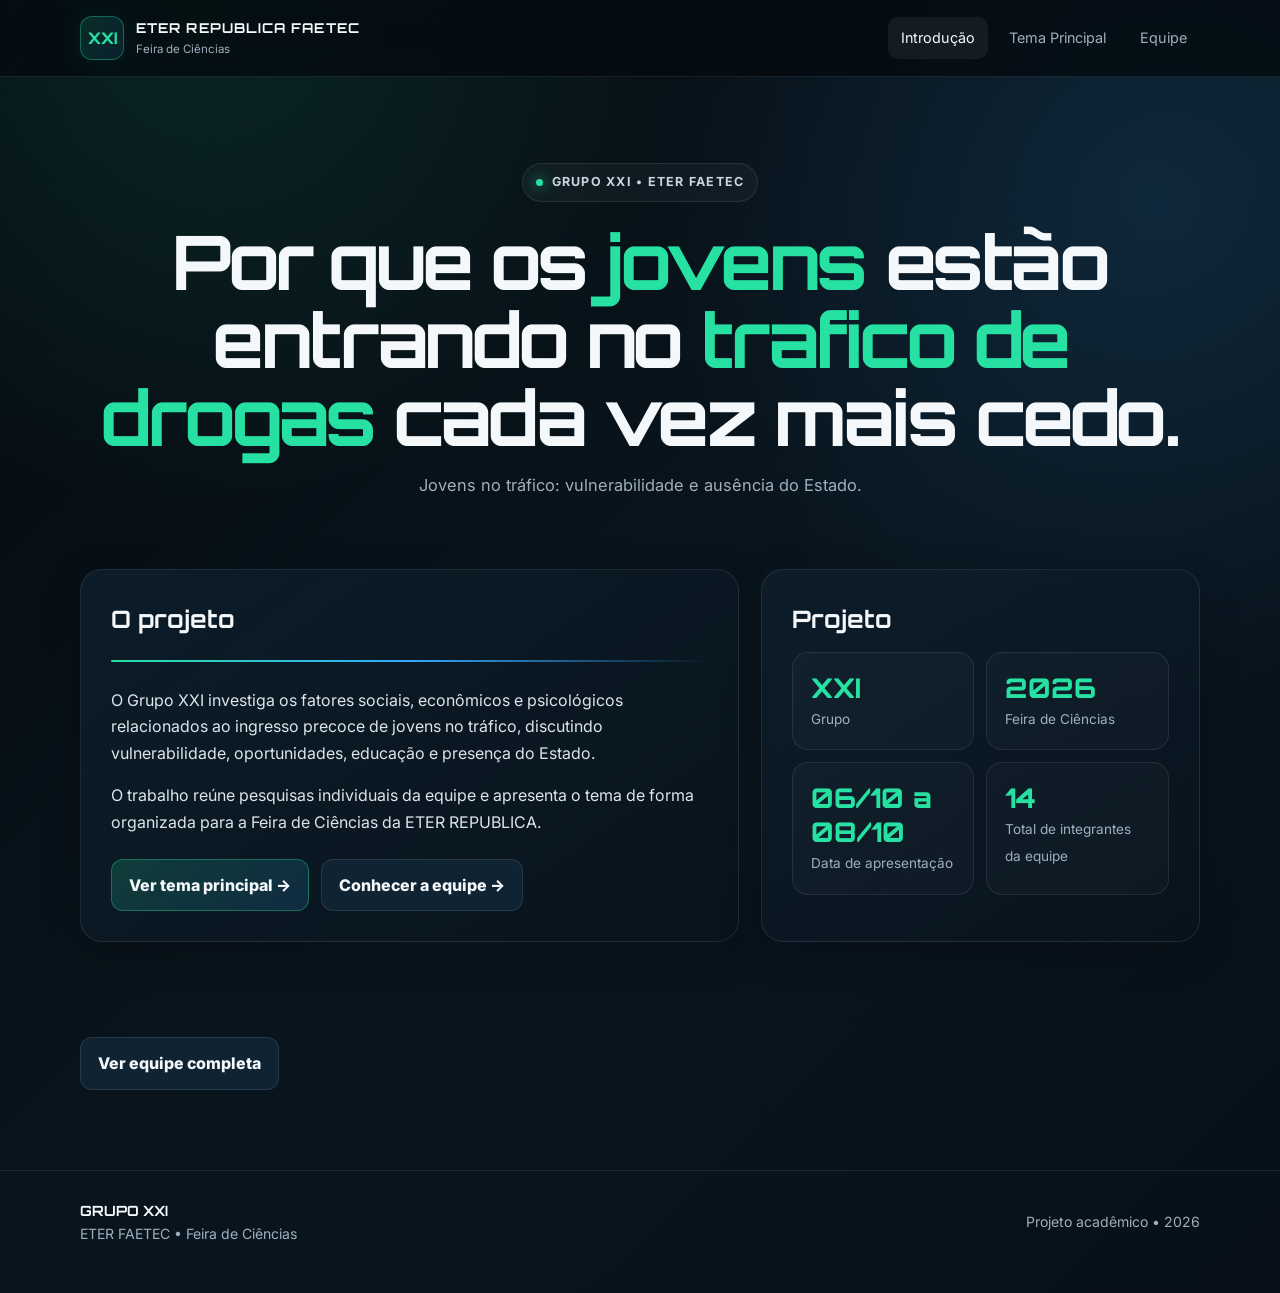
<file: index.html>
<!DOCTYPE html>
<html lang="pt-BR">

<head>
    <meta charset="UTF-8">
    <meta name="viewport" content="width=device-width,initial-scale=1.0">
    <title>Grupo XXI | ETER REPUBLICA FAETEC</title>
    <meta name="description" content="Grupo XXI — Feira de Ciências da ETER FAETEC.">
    <link rel="preconnect" href="https://fonts.googleapis.com">
    <link rel="preconnect" href="https://fonts.gstatic.com" crossorigin>
    <link
        href="https://fonts.googleapis.com/css2?family=Inter:wght@400;500;600;700;800&family=Orbitron:wght@600;700;800&display=swap"
        rel="stylesheet">
    <link rel="stylesheet" href="css/style.css">
</head>

<body>
    <div class="tech-bg"></div>
    <header class="header"><a class="brand" href="index.html"><span class="brand-mark">XXI</span><span><strong>ETER REPUBLICA
                    FAETEC</strong><small>Feira de Ciências</small></span></a><button class="menu-btn"
            aria-label="Abrir menu">☰</button>
        <nav class="nav"><a class="active" href="index.html">Introdução</a><a href="tema.html">Tema Principal</a><a
                href="equipe.html">Equipe</a></nav>
        <nav class="mobile-nav"><a href="index.html">Introdução</a><a href="tema.html">Tema Principal</a><a
                href="equipe.html">Equipe</a></nav>
    </header>
    <main>
        <section class="hero container"><span class="eyebrow"><span class="dot"></span> GRUPO XXI • ETER FAETEC</span>
            <h1>Por que os <span>jovens</span> estão entrando no <span>trafico de drogas</span> cada vez mais cedo.</h1>
            <p>Jovens no tráfico: vulnerabilidade e ausência do Estado.</p>
        </section>
        <section class="intro-grid container">
            <article class="panel">
                <h2>O projeto</h2>
                <div class="accent-line"></div>
                <p>O Grupo XXI investiga os fatores sociais, econômicos e psicológicos relacionados ao ingresso precoce
                    de jovens no tráfico, discutindo vulnerabilidade, oportunidades, educação e presença do Estado.</p>
                <p>O trabalho reúne pesquisas individuais da equipe e apresenta o tema de forma organizada para a Feira
                    de Ciências da ETER REPUBLICA.</p>
                <div class="cta-row"><a class="btn primary" href="tema.html">Ver tema principal →</a><a class="btn"
                        href="equipe.html">Conhecer a equipe →</a></div>
            </article>
            <aside class="panel">
                <h2>Projeto</h2>
                <div class="stats">
                    <div class="stat"><strong>XXI</strong><span>Grupo</span></div>
                    <div class="stat"><strong>2026</strong><span>Feira de Ciências</span></div>
                    <div class="stat"><strong>06/10 a 08/10</strong><span>Data de apresentação</span></div>
                    <div class="stat"><strong>14</strong><span>Total de integrantes da equipe</span></div>
                </div>
            </aside>
        </section>
        <section class="team-preview container">
            <div class="section-heading">
                </div><a class="btn" href="equipe.html">Ver equipe completa</a>
            </div>
         
        </section>
    </main>
    <footer class="footer">
        <div class="footer-inner">
            <div><strong>GRUPO XXI</strong><span>ETER FAETEC • Feira de Ciências</span></div><span>Projeto acadêmico •
                2026</span>
        </div>
    </footer>
    <script src="js/script.js"></script>
</body>

</html>
</file>
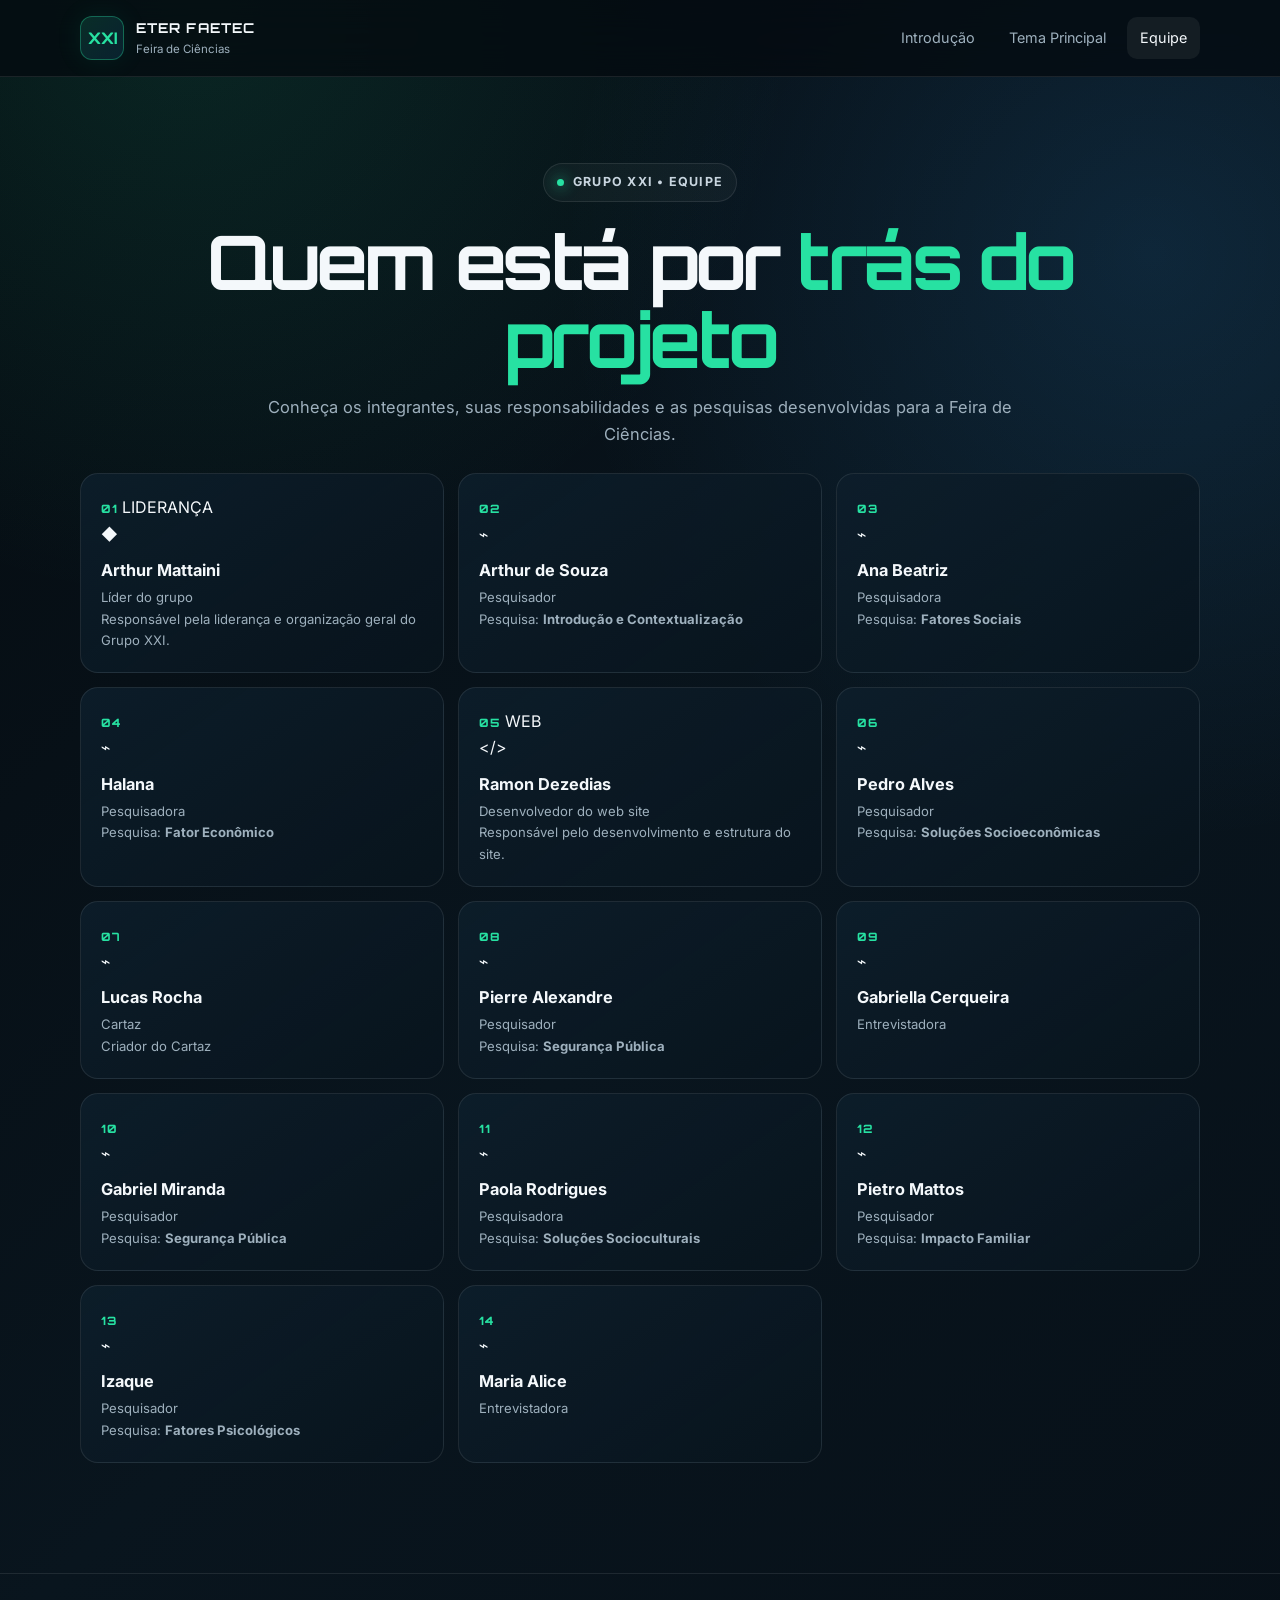
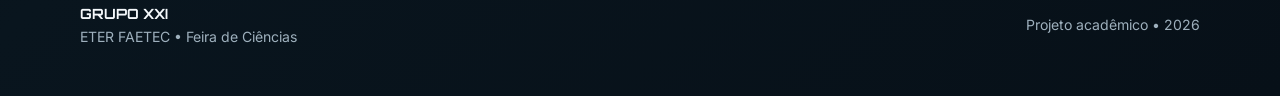
<file: equipe.html>
<!DOCTYPE html>
<html lang="pt-BR">
<head>
  <meta charset="UTF-8">
  <meta name="viewport" content="width=device-width, initial-scale=1.0">
  <title>Equipe | Grupo XXI</title>
  <link rel="preconnect" href="https://fonts.googleapis.com">
  <link rel="preconnect" href="https://fonts.gstatic.com" crossorigin>
  <link href="https://fonts.googleapis.com/css2?family=Inter:wght@400;500;600;700;800&family=Orbitron:wght@600;700;800&display=swap" rel="stylesheet">
  <link rel="stylesheet" href="css/style.css">
</head>
<body>
  <div class="tech-bg"></div>

  <header class="header">
    <a class="brand" href="index.html">
      <span class="brand-mark">XXI</span>
      <span><strong>ETER FAETEC</strong><small>Feira de Ciências</small></span>
    </a>

    <button class="menu-btn" aria-label="Abrir menu">☰</button>

    <nav class="nav">
      <a href="index.html">Introdução</a>
      <a href="tema.html">Tema Principal</a>
      <a class="active" href="equipe.html">Equipe</a>
    </nav>

    <nav class="mobile-nav">
      <a href="index.html">Introdução</a>
      <a href="tema.html">Tema Principal</a>
      <a href="equipe.html">Equipe</a>
    </nav>
  </header>

  <main>
    <section class="page-hero container team-hero">
      <span class="eyebrow"><span class="dot"></span> GRUPO XXI • EQUIPE</span>
      <h1>Quem está por <span>trás do projeto</span></h1>
      <p>Conheça os integrantes, suas responsabilidades e as pesquisas desenvolvidas para a Feira de Ciências.</p>
    </section>

    <section class="team-full container">
      <div class="team-grid team-grid-custom">

        <article class="member member-leader">
          <span class="member-index">01</span>
          <span class="member-tag">LIDERANÇA</span>
          <div class="member-icon">◆</div>
          <h3>Arthur Mattaini</h3>
          <p class="role">Líder do grupo</p>
          <div class="member-line"></div>
          <p class="member-description">Responsável pela liderança e organização geral do Grupo XXI.</p>
        </article>

        <article class="member">
          <span class="member-index">02</span>
          <div class="member-icon">⌁</div>
          <h3>Arthur de Souza</h3>
          <p class="role">Pesquisador</p>
          <div class="member-line"></div>
          <p class="member-research">Pesquisa: <strong>Introdução e Contextualização</strong></p>
        </article>

        <article class="member">
          <span class="member-index">03</span>
          <div class="member-icon">⌁</div>
          <h3>Ana Beatriz</h3>
          <p class="role">Pesquisadora</p>
          <div class="member-line"></div>
          <p class="member-research">Pesquisa: <strong>Fatores Sociais</strong></p>
        </article>

        <article class="member">
          <span class="member-index">04</span>
          <div class="member-icon">⌁</div>
          <h3>Halana</h3>
          <p class="role">Pesquisadora</p>
          <div class="member-line"></div>
          <p class="member-research">Pesquisa: <strong>Fator Econômico</strong></p>
        </article>

        <article class="member member-dev">
          <span class="member-index">05</span>
          <span class="member-tag">WEB</span>
          <div class="member-icon">&lt;/&gt;</div>
          <h3>Ramon Dezedias</h3>
          <p class="role">Desenvolvedor do web site</p>
          <div class="member-line"></div>
          <p class="member-description">Responsável pelo desenvolvimento e estrutura do site.</p>
        </article>

        <article class="member">
          <span class="member-index">06</span>
          <div class="member-icon">⌁</div>
          <h3>Pedro Alves</h3>
          <p class="role">Pesquisador</p>
          <div class="member-line"></div>
          <p class="member-research">Pesquisa: <strong>Soluções Socioeconômicas</strong></p>
        </article>

        <article class="member member-empty">
          <span class="member-index">07</span>
          <!-- EDITE AQUI: coloque a função/cargo do Lucas Rocha -->
          <div class="member-icon">⌁</div>
          <h3>Lucas Rocha</h3>
          <p class="role">Cartaz</p>
          <div class="member-line"></div>
          <!-- EDITE AQUI: coloque a pesquisa/função do Lucas Rocha -->
          <p class="member-research">Criador do Cartaz</p>
        </article>

        <article class="member">
          <span class="member-index">08</span>
          <div class="member-icon">⌁</div>
          <h3>Pierre Alexandre</h3>
          <p class="role">Pesquisador</p>
          <div class="member-line"></div>
          <p class="member-research">Pesquisa: <strong>Segurança Pública</strong></p>
        </article>

        <article class="member member-empty">
          <span class="member-index">09</span>
          <!-- EDITE AQUI: coloque a função/cargo da Gabriella Cerqueira -->
          <div class="member-icon">⌁</div>
          <h3>Gabriella Cerqueira</h3>
          <p class="role">Entrevistadora</p>
          <div class="member-line"></div>
        </article>

        <article class="member">
          <span class="member-index">10</span>
          <div class="member-icon">⌁</div>
          <h3>Gabriel Miranda</h3>
          <p class="role">Pesquisador</p>
          <div class="member-line"></div>
          <p class="member-research">Pesquisa: <strong>Segurança Pública</strong></p>
        </article>

        <article class="member">
          <span class="member-index">11</span>
          <div class="member-icon">⌁</div>
          <h3>Paola Rodrigues</h3>
          <p class="role">Pesquisadora</p>
          <div class="member-line"></div>
          <p class="member-research">Pesquisa: <strong>Soluções Socioculturais</strong></p>
        </article>

        <article class="member">
          <span class="member-index">12</span>
          <div class="member-icon">⌁</div>
          <h3>Pietro Mattos</h3>
          <p class="role">Pesquisador</p>
          <div class="member-line"></div>
          <p class="member-research">Pesquisa: <strong>Impacto Familiar</strong></p>
        </article>

        <article class="member">
          <span class="member-index">13</span>
          <div class="member-icon">⌁</div>
          <h3>Izaque</h3>
          <p class="role">Pesquisador</p>
          <div class="member-line"></div>
          <p class="member-research">Pesquisa: <strong>Fatores Psicológicos</strong></p>
        </article>

        <article class="member">
          <span class="member-index">14</span>
          <div class="member-icon">⌁</div>
          <h3>Maria Alice</h3>
          <p class="role">Entrevistadora</p>
          <div class="member-line"></div>
        </article>


      </div>
    </section>
  </main>

  <footer class="footer">
    <div class="footer-inner">
      <div>
        <strong>GRUPO XXI</strong>
        <span>ETER FAETEC • Feira de Ciências</span>
      </div>
      <span>Projeto acadêmico • 2026</span>
    </div>
  </footer>

  <script src="js/script.js"></script>
</body>
</html>
</file>
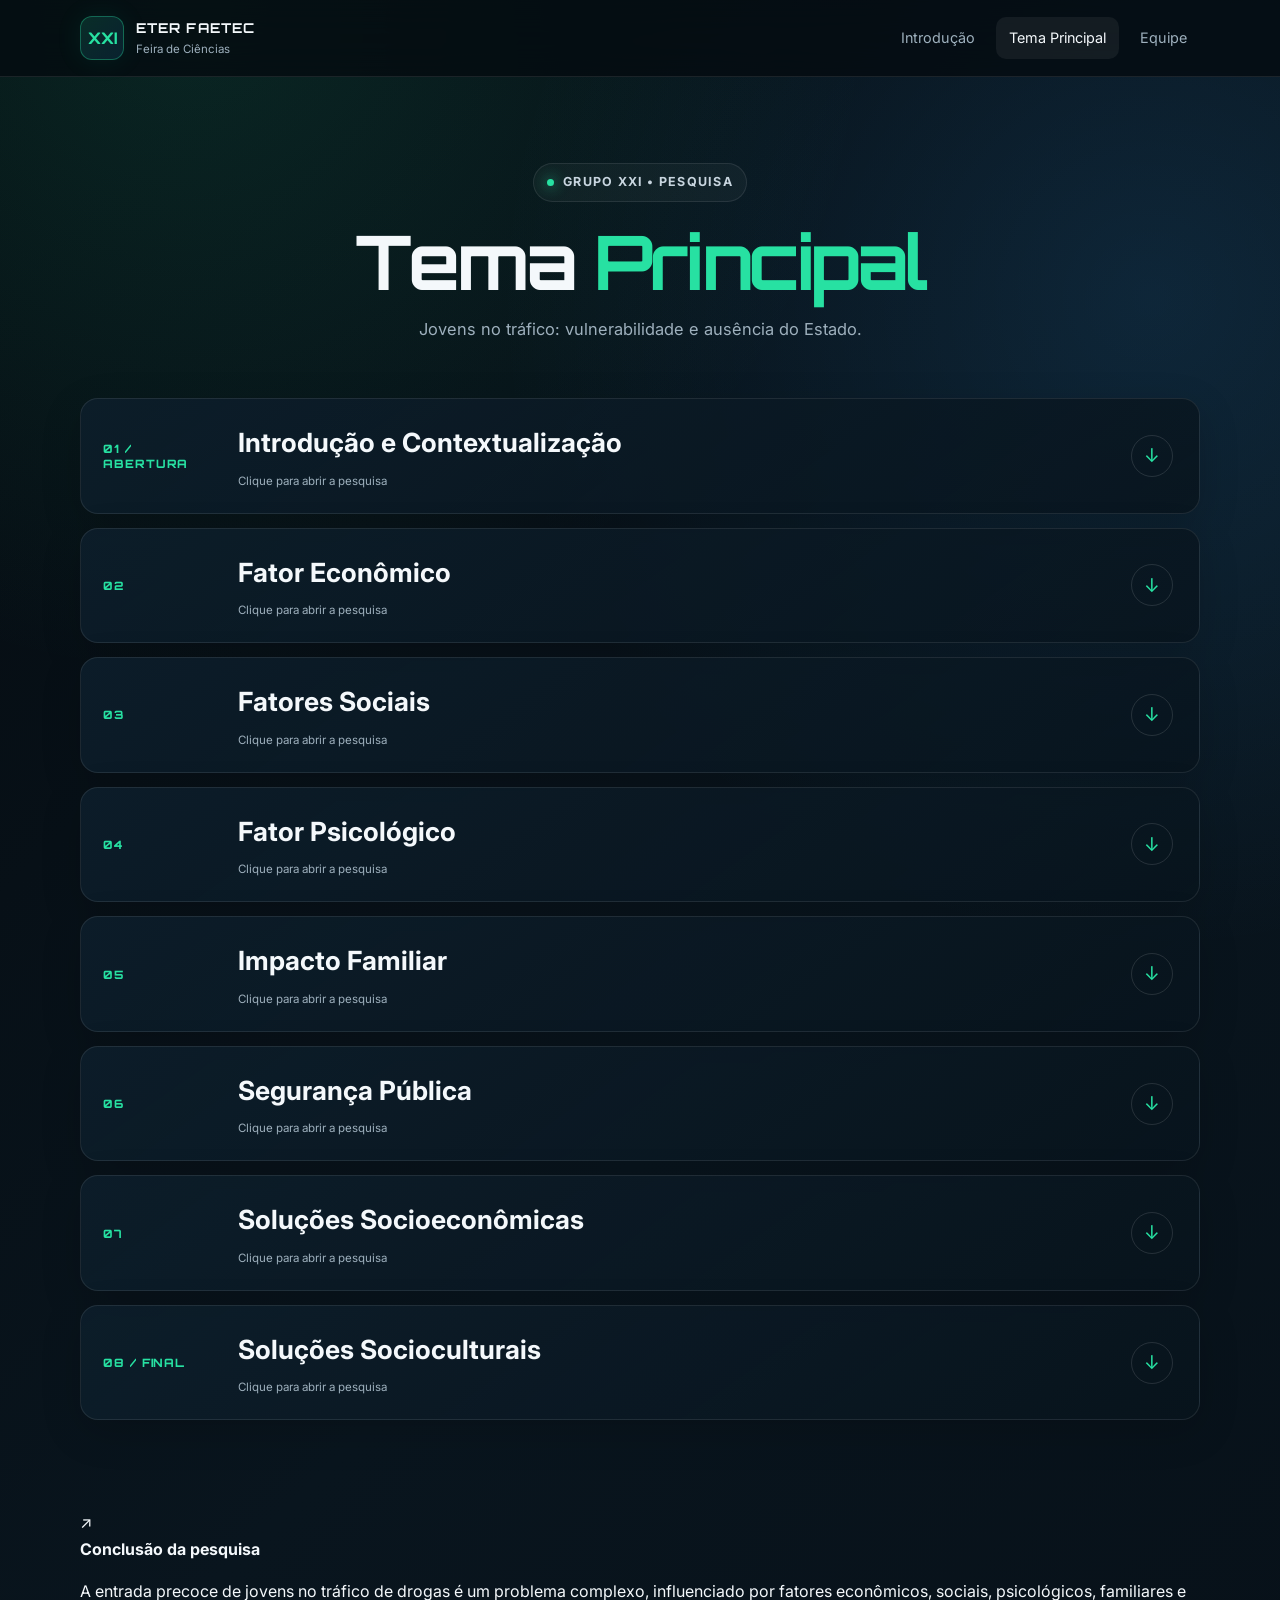
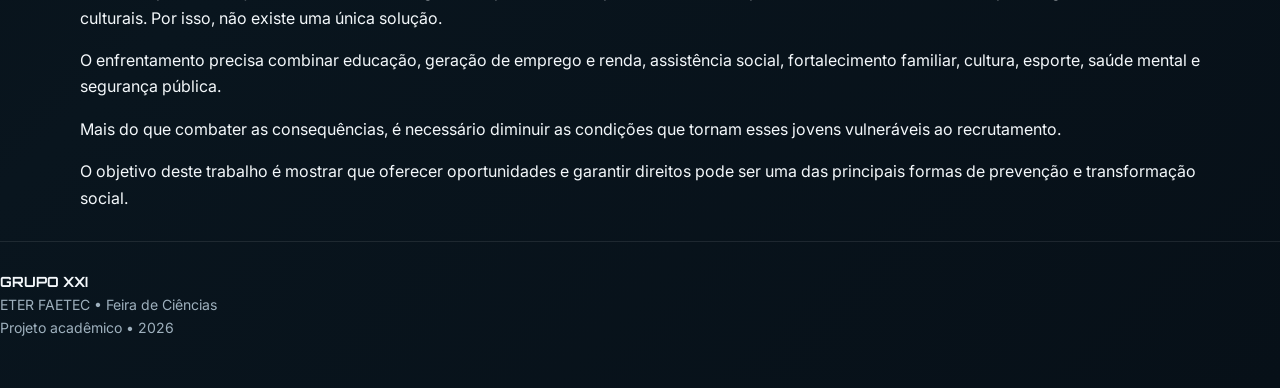
<file: tema.html>
<!DOCTYPE html>
<html lang="pt-BR">

<head>
  <meta charset="UTF-8">
  <meta name="viewport" content="width=device-width, initial-scale=1.0">

  <meta name="description" content="Tema Principal — Grupo XXI | Feira de Ciências da ETER FAETEC">

  <title>Tema Principal | Grupo XXI</title>

  <link rel="preconnect" href="https://fonts.googleapis.com">
  <link rel="preconnect" href="https://fonts.gstatic.com" crossorigin>

  <link
    href="https://fonts.googleapis.com/css2?family=Inter:wght@400;500;600;700;800&family=Orbitron:wght@600;700;800&display=swap"
    rel="stylesheet"
  >

  <link rel="stylesheet" href="css/style.css">

  <style>
    /* =====================================================
       PESQUISAS EXPANSÍVEIS
    ===================================================== */
  
    .topic-detail {
      position: relative;
      overflow: hidden;
      cursor: default;
  
      transition:
        transform 0.3s ease,
        box-shadow 0.3s ease,
        border-color 0.3s ease;
    }
  
    .topic-header {
      display: grid;
      grid-template-columns: 110px 1fr 46px;
      align-items: center;
      gap: 25px;
  
      width: 100%;
      cursor: pointer;
      user-select: none;
  
      transition:
        padding 0.45s ease,
        gap 0.45s ease;
    }
  
    .topic-header:hover {
      opacity: 0.88;
    }
  
    .topic-header:focus-visible {
      outline: 2px solid var(--accent, #27e1a2);
      outline-offset: 8px;
      border-radius: 8px;
    }
  
  
    /* =====================================================
       TÍTULO NORMAL
    ===================================================== */
  
    .topic-header h2 {
      margin: 0;
  
      font-size: 1.65rem;
  
      transition:
        font-size 0.45s cubic-bezier(.22, 1, .36, 1),
        transform 0.45s cubic-bezier(.22, 1, .36, 1),
        opacity 0.35s ease;
    }
  
  
    /* =====================================================
       TÍTULO MENOR QUANDO ABERTO
    ===================================================== */
  
    .topic-detail.open .topic-header h2 {
  
      font-size: 1.15rem;
  
      transform: translateY(-2px);
  
    }
  
  
    /* =====================================================
       LABEL
    ===================================================== */
  
    .topic-label {
      margin: 0;
  
      transition:
        transform 0.4s ease,
        opacity 0.3s ease;
    }
  
    .topic-detail.open .topic-label {
      transform: scale(0.9);
      opacity: 0.75;
    }
  
  
    /* =====================================================
       TEXTO "CLIQUE PARA..."
    ===================================================== */
  
    .click-hint {
      display: block;
  
      margin-top: 7px;
  
      font-size: 0.72rem;
      color: var(--muted, #8d949e);
  
      transition:
        opacity 0.3s ease,
        transform 0.35s ease;
    }
  
    .topic-detail.open .click-hint {
      opacity: 0.55;
      transform: translateY(-2px);
    }
  
  
    /* =====================================================
       SETA
    ===================================================== */
  
    .topic-arrow {
      width: 42px;
      height: 42px;
  
      display: flex;
      align-items: center;
      justify-content: center;
  
      border: 1px solid rgba(255, 255, 255, 0.12);
      border-radius: 50%;
  
      font-size: 19px;
      color: var(--accent, #27e1a2);
  
      transition:
        transform 0.45s cubic-bezier(.22, 1, .36, 1),
        background 0.3s ease,
        border-color 0.3s ease;
    }
  
    .topic-detail.open .topic-arrow {
      transform: rotate(180deg);
  
      background: rgba(39, 225, 162, 0.08);
      border-color: rgba(39, 225, 162, 0.35);
    }
  
  
    /* =====================================================
       ÁREA DA PESQUISA
    ===================================================== */
  
    .topic-content {
  
      display: grid;
  
      grid-template-rows: 0fr;
  
      opacity: 0;
  
      margin-top: 0;
  
      transition:
        grid-template-rows 0.55s cubic-bezier(.22, 1, .36, 1),
        opacity 0.35s ease,
        margin-top 0.45s ease;
    }
  
  
    .topic-content-inner {
  
      min-height: 0;
      overflow: hidden;
    }
  
  
    /* =====================================================
       PESQUISA ABERTA
    ===================================================== */
  
    .topic-detail.open .topic-content {
  
      grid-template-rows: 1fr;
  
      opacity: 1;
  
      margin-top: 25px;
    }
  
  
    .topic-content-inner > *:first-child {
      margin-top: 0;
    }
  
    .topic-content-inner > *:last-child {
      margin-bottom: 0;
    }
  
  
    /* =====================================================
       LINHA LATERAL
    ===================================================== */
  
    .topic-detail::before {
  
      content: "";
  
      position: absolute;
  
      left: 0;
      top: 0;
  
      width: 3px;
      height: 0;
  
      background: linear-gradient(
        180deg,
        var(--accent, #27e1a2),
        var(--accent-2, #6c63ff)
      );
  
      transition: height 0.55s ease;
    }
  
    .topic-detail.open::before {
      height: 100%;
    }
  
  
    /* =====================================================
       MOBILE
    ===================================================== */
  
    @media (max-width: 700px) {
  
      .topic-header {
        grid-template-columns: 1fr 42px;
        gap: 15px;
      }
  
      .topic-header .topic-label {
        display: none;
      }
  
      .topic-header h2 {
        font-size: 1.35rem;
      }
  
      .topic-detail.open .topic-header h2 {
        font-size: 1rem;
      }
  
      .topic-detail.open .topic-content {
        margin-top: 20px;
      }
  
    }
  </style>

</head>


<body>

  <div class="tech-bg"></div>


  <!-- ================= HEADER ================= -->

  <header class="header">

    <a class="brand" href="index.html">

      <span class="brand-mark">
        XXI
      </span>

      <span>
        <strong>ETER FAETEC</strong>
        <small>Feira de Ciências</small>
      </span>

    </a>


    <button
      class="menu-btn"
      type="button"
      aria-label="Abrir menu"
    >
      ☰
    </button>


    <nav class="nav">

      <a href="index.html">
        Introdução
      </a>

      <a class="active" href="tema.html">
        Tema Principal
      </a>

      <a href="equipe.html">
        Equipe
      </a>

    </nav>

  </header>


  <!-- ================= CONTEÚDO ================= -->

  <main>


    <!-- ================= HERO ================= -->

    <section class="page-hero section">

      <span class="eyebrow">
        <span class="dot"></span>
        GRUPO XXI • PESQUISA
      </span>

      <h1>
        Tema <span>Principal</span>
      </h1>

      <p>
        Jovens no tráfico: vulnerabilidade e ausência do Estado.
      </p>

    </section>


    <!-- ================= LISTA ================= -->

    <section class="section topic-list">


      <!-- =================================================
           01
      ================================================== -->

      <article class="topic-detail featured">

        <div
          class="topic-header"
          role="button"
          tabindex="0"
          aria-expanded="false"
        >

          <div class="topic-label">
            01 / ABERTURA
          </div>

          <div>

            <h2>
              Introdução e Contextualização
            </h2>

            <span class="click-hint">
              Clique para abrir a pesquisa
            </span>

          </div>

          <div class="topic-arrow">
            ↓
          </div>

        </div>


        <div class="topic-content">

          <div class="topic-content-inner">

            <p>
              A entrada cada vez mais cedo de crianças e adolescentes no tráfico de drogas nas favelas e periferias brasileiras é uma das situações mais graves do nosso país. Esse problema é muito complexo e não acontece por uma simples escolha individual ou falta de caráter do jovem.
            </p>

            <p>
              Na verdade, o envolvimento precoce com o tráfico pode estar relacionado à falta de apoio do governo, à ausência de investimentos históricos nessas regiões e à desigualdade social, que dificulta o acesso de muitos jovens a direitos básicos.
            </p>

            <p>
              Para entender essa realidade, precisamos falar sobre o que é a vulnerabilidade social. Ela vai muito além da falta de dinheiro. A vulnerabilidade também está relacionada à falta de moradia digna, saneamento básico, áreas de lazer, esporte e cultura, além da ausência de apoio adequado para as famílias.
            </p>

            <p>
              Quando o Estado não garante serviços básicos e oportunidades para a comunidade, cria-se um espaço de abandono. Em algumas situações, esse espaço pode ser ocupado pelo crime organizado, que passa a exercer influência sobre a região e sobre os jovens.
            </p>

            <p>
              O abandono escolar também é um ponto importante nessa questão. Escolas públicas localizadas em regiões vulneráveis podem enfrentar problemas de estrutura e falta de recursos. Além disso, alguns jovens abandonam os estudos devido à necessidade de ajudar financeiramente suas famílias.
            </p>

            <p>
              Sem conseguir um emprego formal ou uma oportunidade de curso profissionalizante, o tráfico pode aparecer como uma alternativa de renda rápida. Além da questão financeira, existe também uma dimensão emocional e social.
            </p>

            <p>
              A sociedade muitas vezes associa sucesso a roupas de marca, celulares modernos, dinheiro, status e poder. O tráfico pode explorar esse desejo oferecendo aos jovens não apenas dinheiro, mas também uma sensação de pertencimento, respeito e importância dentro de um grupo.
            </p>

            <p>
              Outro problema grave é a forma como o governo tenta enfrentar a situação, muitas vezes priorizando operações policiais e confrontos armados. A violência não resolve as causas sociais do problema e pode atingir diretamente os moradores das comunidades.
            </p>

            <p>
              Diante disso, fica claro que a entrada de jovens no tráfico precisa ser tratada como um problema que envolve educação, saúde, assistência social, segurança pública e direitos humanos. A solução não deve se limitar à punição, mas também precisa oferecer oportunidades reais para esses jovens.
            </p>

            <h3>
              Fontes e bases de dados
            </h3>

            <ul>
              <li>UNICEF Brasil — direitos da infância, evasão escolar e vulnerabilidade social.</li>
              <li>Fórum Brasileiro de Segurança Pública — violência e recrutamento de adolescentes pelo crime organizado.</li>
              <li>IPEA / Atlas da Violência — violência contra a juventude e desigualdade social.</li>
              <li>IBGE — dados relacionados à pobreza, desemprego e educação.</li>
              <li>Observatório de Favelas — pesquisas sobre jovens e comunidades.</li>
            </ul>

          </div>

        </div>

      </article>


      <!-- =================================================
           02
      ================================================== -->

      <article class="topic-detail">

        <div
          class="topic-header"
          role="button"
          tabindex="0"
          aria-expanded="false"
        >

          <div class="topic-label">
            02
          </div>

          <div>

            <h2>
              Fator Econômico
            </h2>

            <span class="click-hint">
              Clique para abrir a pesquisa
            </span>

          </div>

          <div class="topic-arrow">
            ↓
          </div>

        </div>


        <div class="topic-content">

          <div class="topic-content-inner">

            <p>
              O principal motivo econômico relacionado à entrada precoce de jovens da favela no tráfico de drogas é a necessidade financeira imediata associada à escassez de alternativas no mercado de trabalho formal.
            </p>

            <p>
              Muitos jovens vivem em famílias que enfrentam dificuldades financeiras e precisam começar a trabalhar cedo para ajudar nas despesas de casa. Entretanto, devido à idade, à falta de experiência profissional e à baixa escolaridade, as oportunidades disponíveis podem ser bastante limitadas.
            </p>

            <p>
              Nesse contexto, o tráfico pode apresentar uma falsa sensação de oportunidade, oferecendo dinheiro de maneira rápida em comparação com empregos formais de baixa remuneração.
            </p>

            <p>
              A evasão escolar também pode estar relacionada a esse processo. Quando o jovem deixa a escola para ajudar financeiramente a família, suas possibilidades de conseguir uma profissão estável no futuro podem diminuir.
            </p>

            <p>
              Entre os principais fatores econômicos estão o custo de oportunidade, a necessidade de sustento familiar, o desemprego, a pobreza e a dificuldade de acesso ao primeiro emprego.
            </p>

            <p>
              Dessa forma, combater o problema exige ampliar o acesso à educação, à qualificação profissional, ao primeiro emprego e a programas de geração de renda.
            </p>

            <h3>
              Fonte
            </h3>

            <p>
              Portal G1 / Rede Globo e demais referências utilizadas na pesquisa do grupo.
            </p>

          </div>

        </div>

      </article>


      <!-- =================================================
           03
      ================================================== -->

      <article class="topic-detail">

        <div
          class="topic-header"
          role="button"
          tabindex="0"
          aria-expanded="false"
        >

          <div class="topic-label">
            03
          </div>

          <div>

            <h2>
              Fatores Sociais
            </h2>

            <span class="click-hint">
              Clique para abrir a pesquisa
            </span>

          </div>

          <div class="topic-arrow">
            ↓
          </div>

        </div>


        <div class="topic-content">

          <div class="topic-content-inner">

            <p>
              Quando se pergunta por que jovens periféricos se envolvem com o crime, muitas respostas são relacionadas ao dinheiro. Porém, os motivos também envolvem fatores sociais, familiares e culturais.
            </p>

            <p>
              A vulnerabilidade econômica, a dificuldade de permanecer na escola, a ausência do Estado, a influência do ambiente, a busca por status e a necessidade de pertencimento podem contribuir para aumentar a vulnerabilidade desses jovens.
            </p>

            <p>
              A escola possui um papel importante na formação dos adolescentes, pois proporciona educação, convivência social, disciplina e perspectivas de futuro. Quando o jovem abandona os estudos, pode perder uma importante rede de proteção.
            </p>

            <p>
              A ausência do Estado também contribui para o problema. Quando serviços públicos essenciais não chegam de maneira adequada às comunidades, grupos criminosos podem ocupar espaços de influência e exercer poder local.
            </p>

            <p>
              A vulnerabilidade familiar também merece atenção. Famílias que enfrentam dificuldades financeiras, conflitos, ausência de apoio ou outras situações de vulnerabilidade podem ter mais dificuldade para acompanhar e proteger os adolescentes.
            </p>

            <p>
              Por isso, a prevenção deve envolver escolas, famílias, comunidade, assistência social, projetos culturais e esportivos e políticas públicas.
            </p>

            <h3>
              Fontes
            </h3>

            <ul>
              <li>CESeC</li>
              <li>Alma Preta</li>
              <li>OAB Mato Grosso</li>
              <li>BBC Brasil</li>
              <li>SciELO</li>
            </ul>

          </div>

        </div>

      </article>


      <!-- =================================================
           04
      ================================================== -->

      <article class="topic-detail">

        <div
          class="topic-header"
          role="button"
          tabindex="0"
          aria-expanded="false"
        >

          <div class="topic-label">
            04
          </div>

          <div>

            <h2>
              Fator Psicológico
            </h2>

            <span class="click-hint">
              Clique para abrir a pesquisa
            </span>

          </div>

          <div class="topic-arrow">
            ↓
          </div>

        </div>


        <div class="topic-content">

          <div class="topic-content-inner">

            <p>
              O envolvimento de jovens com o tráfico também pode ser analisado a partir de fatores psicológicos. Jovens moradores de regiões periféricas podem conviver diariamente com situações de violência, exclusão social e ausência de oportunidades.
            </p>

            <p>
              A proposta não é criar um estigma sobre a juventude periférica, mas compreender como fatores sociais e psicológicos podem contribuir para situações de vulnerabilidade.
            </p>

            <p>
              A exposição constante à violência pode produzir efeitos emocionais profundos, como medo, ansiedade, insegurança e naturalização da violência.
            </p>

            <p>
              A necessidade de pertencimento também possui grande importância. Um grupo criminoso pode oferecer ao jovem uma sensação de acolhimento, reconhecimento, identidade coletiva e importância social.
            </p>

            <p>
              A busca por identidade e reconhecimento, a baixa autoestima, a desesperança e a exposição precoce ao sofrimento podem tornar alguns jovens mais vulneráveis à influência de grupos criminosos.
            </p>

            <p>
              Por esse motivo, políticas de prevenção precisam considerar também a saúde mental e o desenvolvimento emocional dos adolescentes.
            </p>

            <p>
              O enfrentamento exige ações integradas envolvendo escola, família, comunidade, assistência social, profissionais de saúde mental, organizações da sociedade civil e poder público.
            </p>

            <h3>
              Fontes
            </h3>

            <p>
              Estudos acadêmicos, pesquisas sobre juventude e vulnerabilidade social e referências utilizadas no desenvolvimento da pesquisa.
            </p>

          </div>

        </div>

      </article>


      <!-- =================================================
           05
      ================================================== -->

      <article class="topic-detail">

        <div
          class="topic-header"
          role="button"
          tabindex="0"
          aria-expanded="false"
        >

          <div class="topic-label">
            05
          </div>

          <div>

            <h2>
              Impacto Familiar
            </h2>

            <span class="click-hint">
              Clique para abrir a pesquisa
            </span>

          </div>

          <div class="topic-arrow">
            ↓
          </div>

        </div>


        <div class="topic-content">

          <div class="topic-content-inner">

            <p>
              A entrada de crianças e adolescentes no tráfico de drogas é um problema social relacionado a fatores como vulnerabilidade social, pobreza, falta de oportunidades, evasão escolar, influência do ambiente e busca por reconhecimento, pertencimento e melhores condições financeiras.
            </p>

            <p>
              Atualmente, as redes sociais também podem contribuir para a construção de uma imagem idealizada do crime, apresentando uma falsa ideia de poder, respeito, dinheiro e status.
            </p>

            <p>
              Além de afetar diretamente o jovem, o envolvimento com o tráfico provoca consequências profundas para toda a família.
            </p>

            <p>
              Pais, irmãos e outros familiares podem viver em constante preocupação com a segurança do adolescente, principalmente diante da possibilidade de prisão, violência ou morte.
            </p>

            <p>
              O impacto familiar também envolve medo, sofrimento emocional, conflitos e insegurança.
            </p>

            <p>
              Por outro lado, a família pode desempenhar um importante papel de proteção. O diálogo, a presença dos responsáveis, o acompanhamento escolar e o fortalecimento dos vínculos familiares podem contribuir para diminuir situações de vulnerabilidade.
            </p>

            <p>
              A prevenção exige também educação, oportunidades de trabalho, esporte, cultura, assistência social, orientação sobre redes sociais e fortalecimento dos vínculos familiares.
            </p>

            <h3>
              Fontes
            </h3>

            <ul>
              <li>UNICEF Brasil</li>
              <li>Fórum Brasileiro de Segurança Pública</li>
              <li>Falcão — Meninos do Tráfico</li>
              <li>Balanço Geral</li>
              <li>Juízo</li>
            </ul>

          </div>

        </div>

      </article>


      <!-- =================================================
           06
      ================================================== -->

      <article class="topic-detail">

        <div
          class="topic-header"
          role="button"
          tabindex="0"
          aria-expanded="false"
        >

          <div class="topic-label">
            06
          </div>

          <div>

            <h2>
              Segurança Pública
            </h2>

            <span class="click-hint">
              Clique para abrir a pesquisa
            </span>

          </div>

          <div class="topic-arrow">
            ↓
          </div>

        </div>


        <div class="topic-content">

          <div class="topic-content-inner">

            <p>
              O papel da segurança pública no combate ao tráfico infantojuvenil envolve investigação especializada, proteção de crianças e adolescentes e integração entre diferentes instituições.
            </p>

            <p>
              O combate deve envolver não apenas organizações criminosas, mas também a criação de alternativas como educação, esporte, cultura e qualificação profissional.
            </p>

            <p>
              A segurança pública deve trabalhar em conjunto com escolas, famílias e projetos sociais para prevenir o recrutamento de jovens.
            </p>

            <p>
              Outro ponto importante é o combate às organizações criminosas que recrutam menores de idade. A inteligência policial e as investigações especializadas podem ajudar a identificar responsáveis e enfraquecer essas estruturas.
            </p>

            <p>
              Também é importante garantir presença constante do Estado nas comunidades, não apenas em momentos de operações policiais.
            </p>

            <p>
              A reinserção social de jovens que já tiveram contato com o crime também deve fazer parte das estratégias de prevenção.
            </p>

            <p>
              Dessa forma, segurança pública e políticas sociais precisam trabalhar juntas para enfrentar tanto as organizações criminosas quanto as condições que tornam os jovens vulneráveis ao recrutamento.
            </p>

            <h3>
              Fontes
            </h3>

            <ul>
              <li>Fórum Brasileiro de Segurança Pública</li>
              <li>Ministério da Justiça e Segurança Pública</li>
              <li>SciELO / Revista Dilemas</li>
              <li>UNESP</li>
              <li>Conselho Nacional de Justiça</li>
              <li>Instituto Sou da Paz</li>
            </ul>

          </div>

        </div>

      </article>


      <!-- =================================================
           07
      ================================================== -->

      <article class="topic-detail">

        <div
          class="topic-header"
          role="button"
          tabindex="0"
          aria-expanded="false"
        >

          <div class="topic-label">
            07
          </div>

          <div>

            <h2>
              Soluções Socioeconômicas
            </h2>

            <span class="click-hint">
              Clique para abrir a pesquisa
            </span>

          </div>

          <div class="topic-arrow">
            ↓
          </div>

        </div>


        <div class="topic-content">

          <div class="topic-content-inner">

            <p>
              As soluções para esse problema precisam ser socioeconômicas, e não apenas policiais. A repressão sozinha não resolve as causas profundas da entrada precoce de jovens no tráfico.
            </p>

            <p>
              Uma das soluções mais importantes é oferecer educação de qualidade, com apoio psicológico, alimentação, transporte, material escolar, professores preparados e acesso a cursos técnicos e profissionalizantes.
            </p>

            <p>
              Outra medida fundamental é a geração de emprego e renda, por meio de programas de primeiro emprego, estágio, aprendizagem profissional e parcerias com empresas.
            </p>

            <p>
              Também é importante fortalecer o empreendedorismo periférico e a economia solidária, oferecendo capacitação e apoio para pequenos negócios.
            </p>

            <p>
              A assistência social possui papel central no acompanhamento dos jovens e das famílias em situação de vulnerabilidade.
            </p>

            <p>
              Investimentos em cultura, esporte e lazer ajudam a fortalecer vínculos positivos, autoestima, disciplina e perspectivas de futuro.
            </p>

            <p>
              A reinserção social também é necessária para jovens que já tiveram contato com o crime ou com medidas socioeducativas.
            </p>

            <p>
              Em resumo, é necessário garantir educação, emprego, renda, assistência social, cultura, esporte, lazer e oportunidades reais para que os jovens possam construir um futuro diferente.
            </p>

            <h3>
              Fontes
            </h3>

            <ul>
              <li>Fórum Brasileiro de Segurança Pública</li>
              <li>Observatório de Favelas</li>
              <li>Instituto Locomotiva / DataFavela</li>
              <li>Pronasci Juventude</li>
              <li>Plano Juventude Negra Viva</li>
            </ul>

          </div>

        </div>

      </article>


      <!-- =================================================
           08
      ================================================== -->

      <article class="topic-detail">

        <div
          class="topic-header"
          role="button"
          tabindex="0"
          aria-expanded="false"
        >

          <div class="topic-label">
            08 / FINAL
          </div>

          <div>

            <h2>
              Soluções Socioculturais
            </h2>

            <span class="click-hint">
              Clique para abrir a pesquisa
            </span>

          </div>

          <div class="topic-arrow">
            ↓
          </div>

        </div>


        <div class="topic-content">

          <div class="topic-content-inner">

            <p>
              Diante desse problema, ações da sociedade e da cultura podem ajudar a diminuir a vulnerabilidade de crianças e adolescentes e oferecer alternativas ao envolvimento com o crime.
            </p>

            <h3>
              1. Educação de qualidade
            </h3>

            <p>
              Investir em uma boa educação é fundamental para que os jovens compreendam que existem outros caminhos e possibilidades além da vida no crime. Uma escola acolhedora e de qualidade pode ampliar perspectivas e oportunidades.
            </p>

            <h3>
              2. Esporte e lazer
            </h3>

            <p>
              O esporte e o lazer oferecem aos jovens oportunidades de desenvolver disciplina, trabalho em equipe, respeito e autoestima. Além disso, podem criar espaços seguros de convivência.
            </p>

            <h3>
              3. Cultura e arte
            </h3>

            <p>
              Música, dança, teatro, pintura, fotografia e outras formas de expressão permitem que os jovens desenvolvam criatividade, descubram talentos e fortaleçam sua identidade.
            </p>

            <h3>
              4. Fortalecimento da família
            </h3>

            <p>
              O apoio da família é essencial para o desenvolvimento dos jovens. Programas de orientação aos responsáveis, acompanhamento psicológico e assistência social podem fortalecer os vínculos familiares.
            </p>

            <h3>
              5. Oportunidades de estudo e trabalho
            </h3>

            <p>
              Cursos profissionalizantes, programas de estágio, primeiro emprego e incentivo ao empreendedorismo aumentam as oportunidades de crescimento pessoal e profissional.
            </p>

            <p>
              Portanto, soluções socioculturais devem atuar junto às medidas econômicas e de segurança pública. A prevenção precisa criar oportunidades, fortalecer vínculos e mostrar aos jovens que existem diferentes possibilidades para construir seu futuro.
            </p>

          </div>

        </div>

      </article>

    </section>


    <!-- ================= CONCLUSÃO ================= -->

    <section class="section source-note">

      <div class="source-box">

        <span class="source-icon">
          ↗
        </span>

        <div>

          <strong>
            Conclusão da pesquisa
          </strong>

          <p>
            A entrada precoce de jovens no tráfico de drogas é um problema complexo, influenciado por fatores econômicos, sociais, psicológicos, familiares e culturais. Por isso, não existe uma única solução.
          </p>

          <p>
            O enfrentamento precisa combinar educação, geração de emprego e renda, assistência social, fortalecimento familiar, cultura, esporte, saúde mental e segurança pública.
          </p>

          <p>
            Mais do que combater as consequências, é necessário diminuir as condições que tornam esses jovens vulneráveis ao recrutamento.
          </p>

          <p>
            O objetivo deste trabalho é mostrar que oferecer oportunidades e garantir direitos pode ser uma das principais formas de prevenção e transformação social.
          </p>

        </div>

      </div>

    </section>

  </main>


  <!-- ================= FOOTER ================= -->

  <footer class="footer">

    <div>

      <strong>
        GRUPO XXI
      </strong>

      <span>
        ETER FAETEC • Feira de Ciências
      </span>

    </div>

    <div>
      Projeto acadêmico • 2026
    </div>

  </footer>


  <script src="js/script.js"></script>


  <!-- =====================================================
       SCRIPT — ABRIR / FECHAR PESQUISAS
  ====================================================== -->

  <script>

    document.addEventListener("DOMContentLoaded", function () {

      const pesquisas = document.querySelectorAll(".topic-detail");

      pesquisas.forEach(function (pesquisa) {

        const cabecalho = pesquisa.querySelector(".topic-header");

        if (!cabecalho) return;


        function alternarPesquisa() {

          const estaAberta = pesquisa.classList.contains("open");

          if (estaAberta) {

            pesquisa.classList.remove("open");

            cabecalho.setAttribute(
              "aria-expanded",
              "false"
            );

          } else {

            pesquisa.classList.add("open");

            cabecalho.setAttribute(
              "aria-expanded",
              "true"
            );

          }

        }


        cabecalho.addEventListener(
          "click",
          alternarPesquisa
        );


        cabecalho.addEventListener(
          "keydown",
          function (evento) {

            if (
              evento.key === "Enter" ||
              evento.key === " "
            ) {

              evento.preventDefault();

              alternarPesquisa();

            }

          }
        );

      });

    });

  </script>

</body>

</html>
</file>
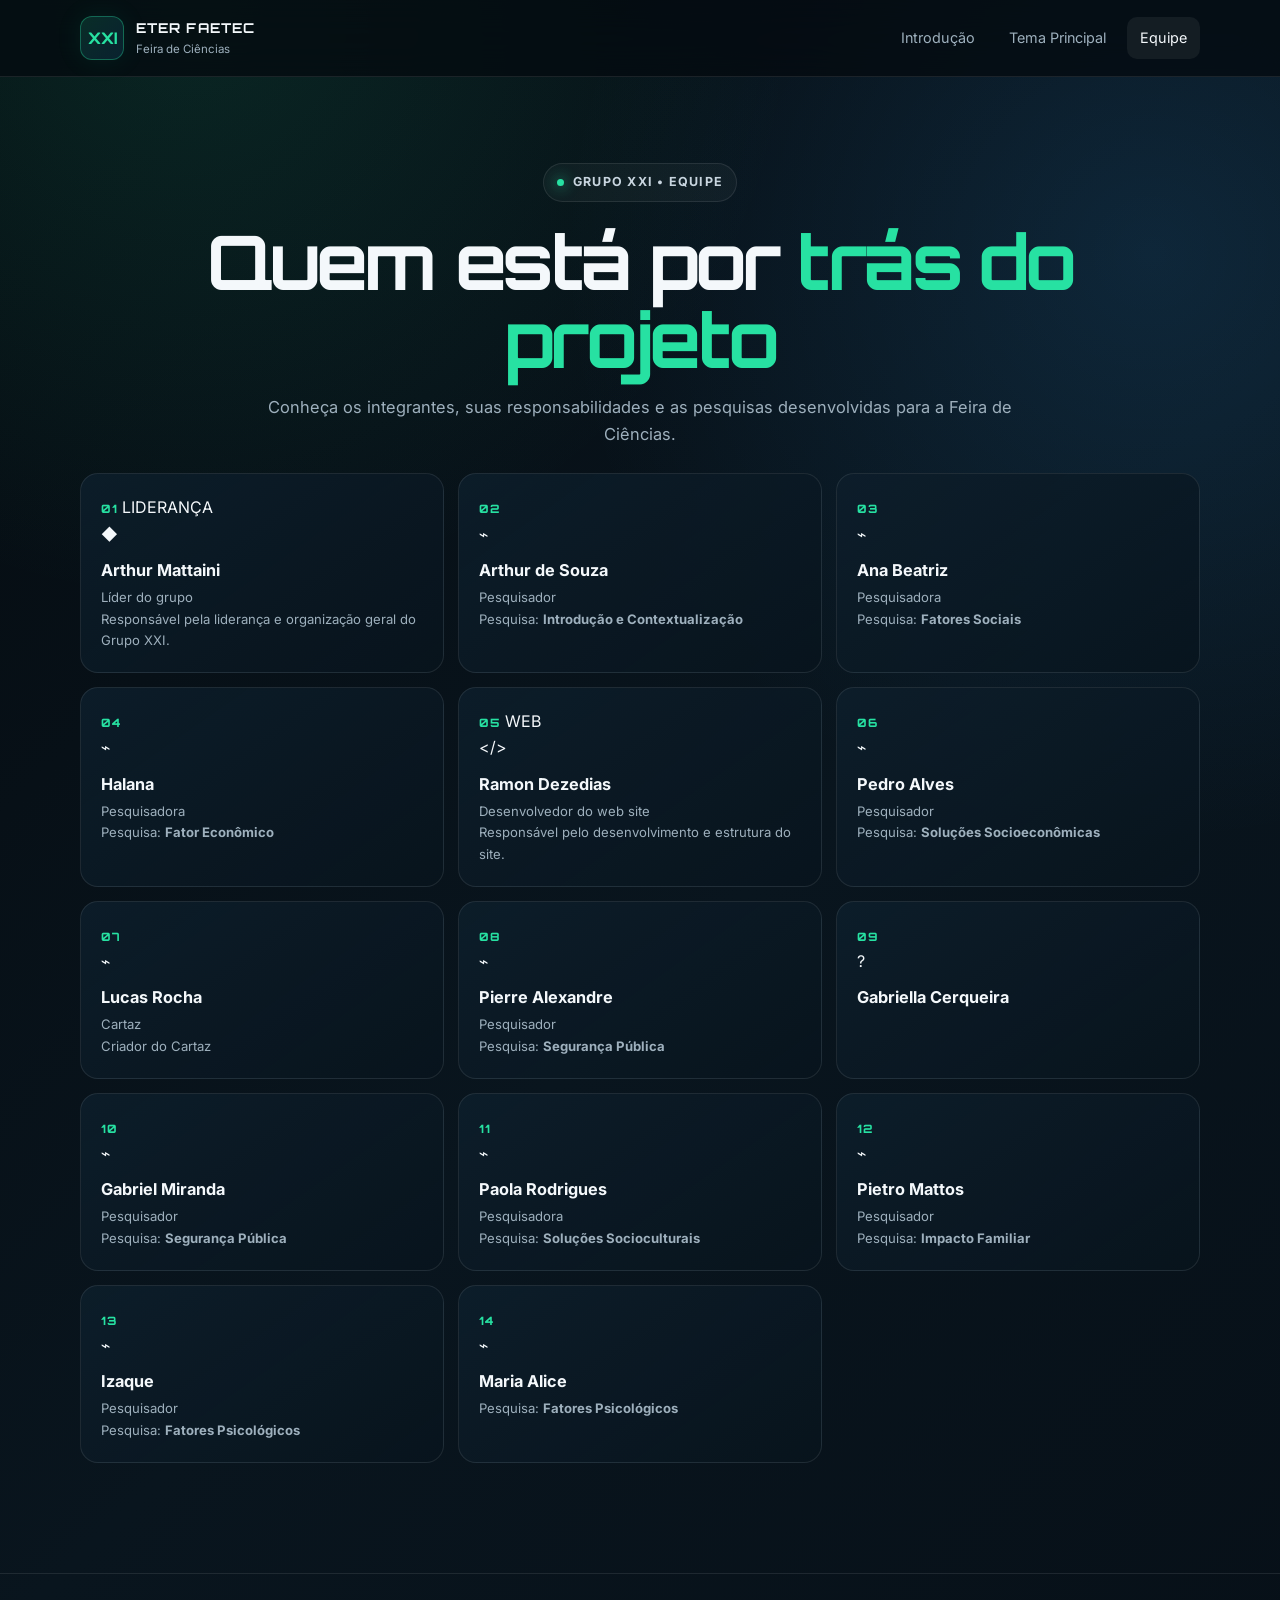
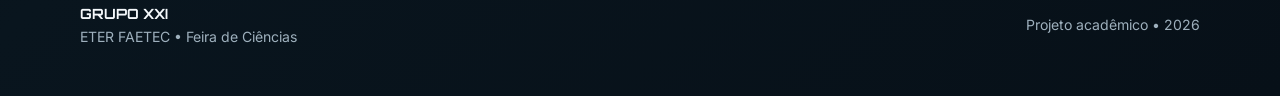
<file: GRUPO_XXI_FEIRA_CIENCIAS/equipe.html>
<!DOCTYPE html>
<html lang="pt-BR">
<head>
  <meta charset="UTF-8">
  <meta name="viewport" content="width=device-width, initial-scale=1.0">
  <title>Equipe | Grupo XXI</title>
  <link rel="preconnect" href="https://fonts.googleapis.com">
  <link rel="preconnect" href="https://fonts.gstatic.com" crossorigin>
  <link href="https://fonts.googleapis.com/css2?family=Inter:wght@400;500;600;700;800&family=Orbitron:wght@600;700;800&display=swap" rel="stylesheet">
  <link rel="stylesheet" href="css/style.css">
</head>
<body>
  <div class="tech-bg"></div>

  <header class="header">
    <a class="brand" href="index.html">
      <span class="brand-mark">XXI</span>
      <span><strong>ETER FAETEC</strong><small>Feira de Ciências</small></span>
    </a>

    <button class="menu-btn" aria-label="Abrir menu">☰</button>

    <nav class="nav">
      <a href="index.html">Introdução</a>
      <a href="tema.html">Tema Principal</a>
      <a class="active" href="equipe.html">Equipe</a>
    </nav>

    <nav class="mobile-nav">
      <a href="index.html">Introdução</a>
      <a href="tema.html">Tema Principal</a>
      <a href="equipe.html">Equipe</a>
    </nav>
  </header>

  <main>
    <section class="page-hero container team-hero">
      <span class="eyebrow"><span class="dot"></span> GRUPO XXI • EQUIPE</span>
      <h1>Quem está por <span>trás do projeto</span></h1>
      <p>Conheça os integrantes, suas responsabilidades e as pesquisas desenvolvidas para a Feira de Ciências.</p>
    </section>

    <section class="team-full container">
      <div class="team-grid team-grid-custom">

        <article class="member member-leader">
          <span class="member-index">01</span>
          <span class="member-tag">LIDERANÇA</span>
          <div class="member-icon">◆</div>
          <h3>Arthur Mattaini</h3>
          <p class="role">Líder do grupo</p>
          <div class="member-line"></div>
          <p class="member-description">Responsável pela liderança e organização geral do Grupo XXI.</p>
        </article>

        <article class="member">
          <span class="member-index">02</span>
          <div class="member-icon">⌁</div>
          <h3>Arthur de Souza</h3>
          <p class="role">Pesquisador</p>
          <div class="member-line"></div>
          <p class="member-research">Pesquisa: <strong>Introdução e Contextualização</strong></p>
        </article>

        <article class="member">
          <span class="member-index">03</span>
          <div class="member-icon">⌁</div>
          <h3>Ana Beatriz</h3>
          <p class="role">Pesquisadora</p>
          <div class="member-line"></div>
          <p class="member-research">Pesquisa: <strong>Fatores Sociais</strong></p>
        </article>

        <article class="member">
          <span class="member-index">04</span>
          <div class="member-icon">⌁</div>
          <h3>Halana</h3>
          <p class="role">Pesquisadora</p>
          <div class="member-line"></div>
          <p class="member-research">Pesquisa: <strong>Fator Econômico</strong></p>
        </article>

        <article class="member member-dev">
          <span class="member-index">05</span>
          <span class="member-tag">WEB</span>
          <div class="member-icon">&lt;/&gt;</div>
          <h3>Ramon Dezedias</h3>
          <p class="role">Desenvolvedor do web site</p>
          <div class="member-line"></div>
          <p class="member-description">Responsável pelo desenvolvimento e estrutura do site.</p>
        </article>

        <article class="member">
          <span class="member-index">06</span>
          <div class="member-icon">⌁</div>
          <h3>Pedro Alves</h3>
          <p class="role">Pesquisador</p>
          <div class="member-line"></div>
          <p class="member-research">Pesquisa: <strong>Soluções Socioeconômicas</strong></p>
        </article>

        <article class="member member-empty">
          <span class="member-index">07</span>
          <!-- EDITE AQUI: coloque a função/cargo do Lucas Rocha -->
          <div class="member-icon">⌁</div>
          <h3>Lucas Rocha</h3>
          <p class="role">Cartaz</p>
          <div class="member-line"></div>
          <!-- EDITE AQUI: coloque a pesquisa/função do Lucas Rocha -->
          <p class="member-research">Criador do Cartaz</p>
        </article>

        <article class="member">
          <span class="member-index">08</span>
          <div class="member-icon">⌁</div>
          <h3>Pierre Alexandre</h3>
          <p class="role">Pesquisador</p>
          <div class="member-line"></div>
          <p class="member-research">Pesquisa: <strong>Segurança Pública</strong></p>
        </article>

        <article class="member member-empty">
          <span class="member-index">09</span>
          <!-- EDITE AQUI: coloque a função/cargo da Gabriella Cerqueira -->
          <div class="member-icon">?</div>
          <h3>Gabriella Cerqueira</h3>
          <p class="role">&nbsp;</p>
          <div class="member-line"></div>
          <!-- EDITE AQUI: coloque a pesquisa/função da Gabriella Cerqueira -->
          <p class="member-research">&nbsp;</p>
        </article>

        <article class="member">
          <span class="member-index">10</span>
          <div class="member-icon">⌁</div>
          <h3>Gabriel Miranda</h3>
          <p class="role">Pesquisador</p>
          <div class="member-line"></div>
          <p class="member-research">Pesquisa: <strong>Segurança Pública</strong></p>
        </article>

        <article class="member">
          <span class="member-index">11</span>
          <div class="member-icon">⌁</div>
          <h3>Paola Rodrigues</h3>
          <p class="role">Pesquisadora</p>
          <div class="member-line"></div>
          <p class="member-research">Pesquisa: <strong>Soluções Socioculturais</strong></p>
        </article>

        <article class="member">
          <span class="member-index">12</span>
          <div class="member-icon">⌁</div>
          <h3>Pietro Mattos</h3>
          <p class="role">Pesquisador</p>
          <div class="member-line"></div>
          <p class="member-research">Pesquisa: <strong>Impacto Familiar</strong></p>
        </article>

        <article class="member">
          <span class="member-index">13</span>
          <div class="member-icon">⌁</div>
          <h3>Izaque</h3>
          <p class="role">Pesquisador</p>
          <div class="member-line"></div>
          <p class="member-research">Pesquisa: <strong>Fatores Psicológicos</strong></p>
        </article>

        <article class="member">
          <span class="member-index">14</span>
          <div class="member-icon">⌁</div>
          <h3>Maria Alice</h3>
          <p class="role"></p>
          <div class="member-line"></div>
          <p class="member-research">Pesquisa: <strong>Fatores Psicológicos</strong></p>
        </article>


      </div>
    </section>
  </main>

  <footer class="footer">
    <div class="footer-inner">
      <div>
        <strong>GRUPO XXI</strong>
        <span>ETER FAETEC • Feira de Ciências</span>
      </div>
      <span>Projeto acadêmico • 2026</span>
    </div>
  </footer>

  <script src="js/script.js"></script>
</body>
</html>
</file>
<file: css/style.css>
:root{--bg:#050b10;--bg2:#09151e;--panel:rgba(13,30,43,.86);--panel2:#102333;--text:#f4f8fb;--muted:#9eb0bd;--accent:#27e1a2;--accent2:#35a7ff;--border:rgba(255,255,255,.09);--shadow:0 25px 70px rgba(0,0,0,.38)}
*{box-sizing:border-box}html{scroll-behavior:smooth}body{margin:0;font-family:Inter,system-ui,-apple-system,BlinkMacSystemFont,"Segoe UI",Arial,sans-serif;color:var(--text);line-height:1.65;background:radial-gradient(circle at 15% 0%,rgba(39,225,162,.12),transparent 30%),radial-gradient(circle at 90% 15%,rgba(53,167,255,.13),transparent 32%),linear-gradient(135deg,#050b10,#09151e 55%,#071018);min-height:100vh}.tech-bg{position:fixed;inset:0;pointer-events:none;opacity:.25;background-image:linear-gradient(rgba(255,255,255,.025) 1px,transparent 1px),linear-gradient(90deg,rgba(255,255,255,.025) 1px,transparent 1px);background-size:42px 42px;mask-image:linear-gradient(to bottom,black,transparent 85%)}.container{width:min(1120px,92%);margin:auto}.header{position:sticky;top:0;z-index:50;display:flex;align-items:center;justify-content:space-between;gap:20px;padding:16px max(4%,calc((100vw - 1120px)/2));background:rgba(5,11,16,.78);backdrop-filter:blur(18px);border-bottom:1px solid var(--border)}.brand{display:flex;align-items:center;gap:12px;color:var(--text);text-decoration:none}.brand-mark{display:grid;place-items:center;width:44px;height:44px;border:1px solid rgba(39,225,162,.35);border-radius:12px;background:linear-gradient(135deg,rgba(39,225,162,.15),rgba(53,167,255,.12));font-family:Orbitron,Inter,sans-serif;font-weight:800;color:var(--accent);box-shadow:0 0 28px rgba(39,225,162,.08)}.brand strong{display:block;font-family:Orbitron,Inter,sans-serif;font-size:.85rem;letter-spacing:.08em}.brand small{display:block;color:var(--muted);font-size:.72rem}.nav{display:flex;gap:8px}.nav a{color:var(--muted);text-decoration:none;padding:9px 13px;border-radius:10px;font-size:.9rem;transition:.2s}.nav a:hover,.nav a.active{color:var(--text);background:rgba(255,255,255,.06)}.menu-btn{display:none;background:none;border:0;color:var(--text);font-size:24px;cursor:pointer}.mobile-nav{display:none}.hero,.page-hero{text-align:center;padding:86px 0 55px}.eyebrow{display:inline-flex;align-items:center;gap:9px;padding:8px 13px;border:1px solid var(--border);border-radius:999px;background:rgba(255,255,255,.035);color:#c8d5df;font-size:.78rem;letter-spacing:.1em;font-weight:700}.dot{width:7px;height:7px;border-radius:50%;background:var(--accent);box-shadow:0 0 14px var(--accent)}h1{font-family:Orbitron,Inter,sans-serif;font-size:clamp(2.3rem,6vw,4.7rem);line-height:1.04;letter-spacing:-.045em;margin:20px 0 16px}h1 span{color:var(--accent)}.hero p,.page-hero p{max-width:780px;margin:auto;color:var(--muted);font-size:1.03rem}.section{width:min(1120px,92%);margin:auto}.intro-grid{display:grid;grid-template-columns:1.2fr .8fr;gap:22px;margin:15px auto 75px}.panel{background:linear-gradient(145deg,rgba(13,30,43,.9),rgba(8,20,29,.82));border:1px solid var(--border);border-radius:22px;padding:30px;box-shadow:0 12px 40px rgba(0,0,0,.18)}.panel h2{font-family:Orbitron,Inter,sans-serif;margin:0 0 12px}.panel p{color:#dbe5eb}.accent-line{height:2px;background:linear-gradient(90deg,var(--accent),var(--accent2),transparent);margin:20px 0 25px;border-radius:9px}.cta-row{display:flex;gap:12px;flex-wrap:wrap;margin-top:24px}.btn{display:inline-flex;align-items:center;justify-content:center;text-decoration:none;color:var(--text);padding:12px 17px;border-radius:12px;border:1px solid var(--border);background:var(--panel2);font-weight:800;transition:.25s}.btn.primary{background:linear-gradient(135deg,rgba(39,225,162,.18),rgba(53,167,255,.14));border-color:rgba(39,225,162,.35)}.btn:hover{transform:translateY(-3px);border-color:rgba(39,225,162,.5)}.stats{display:grid;grid-template-columns:repeat(2,1fr);gap:12px}.stat{padding:18px;border:1px solid var(--border);border-radius:16px;background:rgba(255,255,255,.025)}.stat strong{display:block;font:800 1.7rem Orbitron,Inter,sans-serif;color:var(--accent)}.stat span{color:var(--muted);font-size:.85rem}.team-preview{margin:0 auto 80px}.team-grid{display:grid;grid-template-columns:repeat(4,1fr);gap:14px}.member{position:relative;overflow:hidden;padding:20px;border:1px solid var(--border);border-radius:18px;background:linear-gradient(145deg,rgba(13,30,43,.9),rgba(8,20,29,.82));transition:.25s}.member:hover{transform:translateY(-5px);border-color:rgba(39,225,162,.3)}.member-index{font:800 .72rem Orbitron;color:var(--accent);letter-spacing:.1em}.member h3{margin:10px 0 3px;font-size:1.02rem}.member p{margin:0;color:var(--muted);font-size:.82rem}.section-heading{display:flex;justify-content:space-between;align-items:end;gap:20px;margin-bottom:20px}.section-heading h2{font:800 clamp(1.5rem,3vw,2.4rem) Orbitron;margin:0}.section-heading p{margin:0;color:var(--muted)}.topic-list{padding-bottom:75px}.topic-detail{position:relative;overflow:hidden;cursor:default;background:linear-gradient(145deg,rgba(13,30,43,.9),rgba(8,20,29,.82));border:1px solid var(--border);border-radius:18px;padding:22px;margin-bottom:14px;transition:.3s;box-shadow:0 12px 40px rgba(0,0,0,.16)}.topic-detail:hover{border-color:rgba(39,225,162,.22);transform:translateY(-2px)}.topic-header{display:grid;grid-template-columns:110px 1fr 46px;align-items:center;gap:25px;cursor:pointer;user-select:none}.topic-header h2{margin:0;font-size:1.65rem;transition:.45s}.topic-detail.open .topic-header h2{font-size:1.15rem}.topic-label{font:800 .72rem Orbitron;color:var(--accent);letter-spacing:.08em}.click-hint{display:block;margin-top:7px;font-size:.72rem;color:var(--muted)}.topic-arrow{width:42px;height:42px;display:flex;align-items:center;justify-content:center;border:1px solid rgba(255,255,255,.12);border-radius:50%;font-size:19px;color:var(--accent);transition:.45s}.topic-detail.open .topic-arrow{transform:rotate(180deg);background:rgba(39,225,162,.08);border-color:rgba(39,225,162,.35)}.topic-content{display:grid;grid-template-rows:0fr;opacity:0;margin-top:0;transition:grid-template-rows .55s cubic-bezier(.22,1,.36,1),opacity .35s ease,margin-top .45s ease}.topic-content-inner{min-height:0;overflow:hidden;color:#dbe5eb}.topic-detail.open .topic-content{grid-template-rows:1fr;opacity:1;margin-top:25px}.topic-content-inner p{margin:0 0 16px}.topic-content-inner ul{margin:0 0 18px;padding-left:22px}.topic-content-inner a{color:#70c6ff;overflow-wrap:anywhere}.topic-detail::before{content:"";position:absolute;left:0;top:0;width:3px;height:0;background:linear-gradient(180deg,var(--accent),var(--accent2));transition:.55s}.topic-detail.open::before{height:100%}.team-hero{padding-bottom:25px}.team-full{padding-bottom:80px}.team-full .team-grid{grid-template-columns:repeat(3,1fr)}.role{color:var(--muted);font-size:.8rem}.controls{position:sticky;top:78px;z-index:30;margin:22px 0 28px;padding:13px;background:rgba(7,16,24,.78);backdrop-filter:blur(18px);border:1px solid var(--border);border-radius:18px}.search-row{display:flex;gap:10px;flex-wrap:wrap}.search{flex:1;min-width:220px;background:#08131d;border:1px solid var(--border);color:var(--text);border-radius:12px;padding:13px 15px;outline:0;font:inherit}.action{border:1px solid var(--border);background:var(--panel2);color:var(--text);padding:11px 15px;border-radius:12px;cursor:pointer;font-weight:700}.research-list{display:grid;gap:14px;padding-bottom:75px}.research-card{background:linear-gradient(145deg,rgba(13,30,43,.9),rgba(8,20,29,.82));border:1px solid var(--border);border-radius:18px;overflow:hidden;box-shadow:0 12px 40px rgba(0,0,0,.18)}.research-toggle{width:100%;border:0;background:transparent;color:var(--text);display:flex;align-items:center;gap:15px;text-align:left;padding:20px;cursor:pointer}.icon{width:44px;height:44px;display:grid;place-items:center;border-radius:13px;background:linear-gradient(135deg,rgba(39,225,162,.15),rgba(53,167,255,.14));border:1px solid rgba(255,255,255,.07);font-size:21px;flex:0 0 auto}.title-wrap{display:flex;flex-direction:column;gap:2px;flex:1}.title-wrap strong{font-size:1.04rem}.title-wrap small{color:var(--muted);font-size:.84rem}.chevron{font-size:23px;color:var(--muted);transition:.22s}.research-card.open .chevron{transform:rotate(180deg);color:var(--accent)}.research-content{border-top:1px solid var(--border);background:rgba(2,8,13,.35)}.content-inner{padding:27px 28px 30px;color:#dbe5eb}.content-inner p{margin:0 0 16px}.content-inner ul{margin:0 0 18px;padding-left:22px}.content-inner a{color:#70c6ff;overflow-wrap:anywhere}.footer{border-top:1px solid var(--border);padding:28px 0 48px;color:var(--muted);font-size:.88rem;margin-top:30px}.footer-inner{width:min(1120px,92%);margin:auto;display:flex;justify-content:space-between;gap:20px;align-items:center}.footer strong{font-family:Orbitron;color:var(--text);display:block}.footer span{display:block}@media(max-width:800px){.intro-grid{grid-template-columns:1fr}.team-grid,.team-full .team-grid{grid-template-columns:repeat(2,1fr)}.topic-header{grid-template-columns:1fr 46px}.topic-label{display:none}.nav{display:none}.menu-btn{display:block}.mobile-nav.open{display:flex;position:absolute;top:76px;left:0;right:0;flex-direction:column;padding:12px 4%;background:rgba(5,11,16,.96);border-bottom:1px solid var(--border)}.mobile-nav a{color:var(--text);text-decoration:none;padding:12px;border-radius:10px}.hero,.page-hero{padding-top:60px}}@media(max-width:520px){.team-grid,.team-full .team-grid{grid-template-columns:1fr}.panel{padding:22px}.hero h1{font-size:2.3rem}.footer-inner{flex-direction:column;align-items:flex-start}}
</file>
<file: GRUPO_XXI_FEIRA_CIENCIAS/css/style.css>
:root{--bg:#050b10;--bg2:#09151e;--panel:rgba(13,30,43,.86);--panel2:#102333;--text:#f4f8fb;--muted:#9eb0bd;--accent:#27e1a2;--accent2:#35a7ff;--border:rgba(255,255,255,.09);--shadow:0 25px 70px rgba(0,0,0,.38)}
*{box-sizing:border-box}html{scroll-behavior:smooth}body{margin:0;font-family:Inter,system-ui,-apple-system,BlinkMacSystemFont,"Segoe UI",Arial,sans-serif;color:var(--text);line-height:1.65;background:radial-gradient(circle at 15% 0%,rgba(39,225,162,.12),transparent 30%),radial-gradient(circle at 90% 15%,rgba(53,167,255,.13),transparent 32%),linear-gradient(135deg,#050b10,#09151e 55%,#071018);min-height:100vh}.tech-bg{position:fixed;inset:0;pointer-events:none;opacity:.25;background-image:linear-gradient(rgba(255,255,255,.025) 1px,transparent 1px),linear-gradient(90deg,rgba(255,255,255,.025) 1px,transparent 1px);background-size:42px 42px;mask-image:linear-gradient(to bottom,black,transparent 85%)}.container{width:min(1120px,92%);margin:auto}.header{position:sticky;top:0;z-index:50;display:flex;align-items:center;justify-content:space-between;gap:20px;padding:16px max(4%,calc((100vw - 1120px)/2));background:rgba(5,11,16,.78);backdrop-filter:blur(18px);border-bottom:1px solid var(--border)}.brand{display:flex;align-items:center;gap:12px;color:var(--text);text-decoration:none}.brand-mark{display:grid;place-items:center;width:44px;height:44px;border:1px solid rgba(39,225,162,.35);border-radius:12px;background:linear-gradient(135deg,rgba(39,225,162,.15),rgba(53,167,255,.12));font-family:Orbitron,Inter,sans-serif;font-weight:800;color:var(--accent);box-shadow:0 0 28px rgba(39,225,162,.08)}.brand strong{display:block;font-family:Orbitron,Inter,sans-serif;font-size:.85rem;letter-spacing:.08em}.brand small{display:block;color:var(--muted);font-size:.72rem}.nav{display:flex;gap:8px}.nav a{color:var(--muted);text-decoration:none;padding:9px 13px;border-radius:10px;font-size:.9rem;transition:.2s}.nav a:hover,.nav a.active{color:var(--text);background:rgba(255,255,255,.06)}.menu-btn{display:none;background:none;border:0;color:var(--text);font-size:24px;cursor:pointer}.mobile-nav{display:none}.hero,.page-hero{text-align:center;padding:86px 0 55px}.eyebrow{display:inline-flex;align-items:center;gap:9px;padding:8px 13px;border:1px solid var(--border);border-radius:999px;background:rgba(255,255,255,.035);color:#c8d5df;font-size:.78rem;letter-spacing:.1em;font-weight:700}.dot{width:7px;height:7px;border-radius:50%;background:var(--accent);box-shadow:0 0 14px var(--accent)}h1{font-family:Orbitron,Inter,sans-serif;font-size:clamp(2.3rem,6vw,4.7rem);line-height:1.04;letter-spacing:-.045em;margin:20px 0 16px}h1 span{color:var(--accent)}.hero p,.page-hero p{max-width:780px;margin:auto;color:var(--muted);font-size:1.03rem}.section{width:min(1120px,92%);margin:auto}.intro-grid{display:grid;grid-template-columns:1.2fr .8fr;gap:22px;margin:15px auto 75px}.panel{background:linear-gradient(145deg,rgba(13,30,43,.9),rgba(8,20,29,.82));border:1px solid var(--border);border-radius:22px;padding:30px;box-shadow:0 12px 40px rgba(0,0,0,.18)}.panel h2{font-family:Orbitron,Inter,sans-serif;margin:0 0 12px}.panel p{color:#dbe5eb}.accent-line{height:2px;background:linear-gradient(90deg,var(--accent),var(--accent2),transparent);margin:20px 0 25px;border-radius:9px}.cta-row{display:flex;gap:12px;flex-wrap:wrap;margin-top:24px}.btn{display:inline-flex;align-items:center;justify-content:center;text-decoration:none;color:var(--text);padding:12px 17px;border-radius:12px;border:1px solid var(--border);background:var(--panel2);font-weight:800;transition:.25s}.btn.primary{background:linear-gradient(135deg,rgba(39,225,162,.18),rgba(53,167,255,.14));border-color:rgba(39,225,162,.35)}.btn:hover{transform:translateY(-3px);border-color:rgba(39,225,162,.5)}.stats{display:grid;grid-template-columns:repeat(2,1fr);gap:12px}.stat{padding:18px;border:1px solid var(--border);border-radius:16px;background:rgba(255,255,255,.025)}.stat strong{display:block;font:800 1.7rem Orbitron,Inter,sans-serif;color:var(--accent)}.stat span{color:var(--muted);font-size:.85rem}.team-preview{margin:0 auto 80px}.team-grid{display:grid;grid-template-columns:repeat(4,1fr);gap:14px}.member{position:relative;overflow:hidden;padding:20px;border:1px solid var(--border);border-radius:18px;background:linear-gradient(145deg,rgba(13,30,43,.9),rgba(8,20,29,.82));transition:.25s}.member:hover{transform:translateY(-5px);border-color:rgba(39,225,162,.3)}.member-index{font:800 .72rem Orbitron;color:var(--accent);letter-spacing:.1em}.member h3{margin:10px 0 3px;font-size:1.02rem}.member p{margin:0;color:var(--muted);font-size:.82rem}.section-heading{display:flex;justify-content:space-between;align-items:end;gap:20px;margin-bottom:20px}.section-heading h2{font:800 clamp(1.5rem,3vw,2.4rem) Orbitron;margin:0}.section-heading p{margin:0;color:var(--muted)}.topic-list{padding-bottom:75px}.topic-detail{position:relative;overflow:hidden;cursor:default;background:linear-gradient(145deg,rgba(13,30,43,.9),rgba(8,20,29,.82));border:1px solid var(--border);border-radius:18px;padding:22px;margin-bottom:14px;transition:.3s;box-shadow:0 12px 40px rgba(0,0,0,.16)}.topic-detail:hover{border-color:rgba(39,225,162,.22);transform:translateY(-2px)}.topic-header{display:grid;grid-template-columns:110px 1fr 46px;align-items:center;gap:25px;cursor:pointer;user-select:none}.topic-header h2{margin:0;font-size:1.65rem;transition:.45s}.topic-detail.open .topic-header h2{font-size:1.15rem}.topic-label{font:800 .72rem Orbitron;color:var(--accent);letter-spacing:.08em}.click-hint{display:block;margin-top:7px;font-size:.72rem;color:var(--muted)}.topic-arrow{width:42px;height:42px;display:flex;align-items:center;justify-content:center;border:1px solid rgba(255,255,255,.12);border-radius:50%;font-size:19px;color:var(--accent);transition:.45s}.topic-detail.open .topic-arrow{transform:rotate(180deg);background:rgba(39,225,162,.08);border-color:rgba(39,225,162,.35)}.topic-content{display:grid;grid-template-rows:0fr;opacity:0;margin-top:0;transition:grid-template-rows .55s cubic-bezier(.22,1,.36,1),opacity .35s ease,margin-top .45s ease}.topic-content-inner{min-height:0;overflow:hidden;color:#dbe5eb}.topic-detail.open .topic-content{grid-template-rows:1fr;opacity:1;margin-top:25px}.topic-content-inner p{margin:0 0 16px}.topic-content-inner ul{margin:0 0 18px;padding-left:22px}.topic-content-inner a{color:#70c6ff;overflow-wrap:anywhere}.topic-detail::before{content:"";position:absolute;left:0;top:0;width:3px;height:0;background:linear-gradient(180deg,var(--accent),var(--accent2));transition:.55s}.topic-detail.open::before{height:100%}.team-hero{padding-bottom:25px}.team-full{padding-bottom:80px}.team-full .team-grid{grid-template-columns:repeat(3,1fr)}.role{color:var(--muted);font-size:.8rem}.controls{position:sticky;top:78px;z-index:30;margin:22px 0 28px;padding:13px;background:rgba(7,16,24,.78);backdrop-filter:blur(18px);border:1px solid var(--border);border-radius:18px}.search-row{display:flex;gap:10px;flex-wrap:wrap}.search{flex:1;min-width:220px;background:#08131d;border:1px solid var(--border);color:var(--text);border-radius:12px;padding:13px 15px;outline:0;font:inherit}.action{border:1px solid var(--border);background:var(--panel2);color:var(--text);padding:11px 15px;border-radius:12px;cursor:pointer;font-weight:700}.research-list{display:grid;gap:14px;padding-bottom:75px}.research-card{background:linear-gradient(145deg,rgba(13,30,43,.9),rgba(8,20,29,.82));border:1px solid var(--border);border-radius:18px;overflow:hidden;box-shadow:0 12px 40px rgba(0,0,0,.18)}.research-toggle{width:100%;border:0;background:transparent;color:var(--text);display:flex;align-items:center;gap:15px;text-align:left;padding:20px;cursor:pointer}.icon{width:44px;height:44px;display:grid;place-items:center;border-radius:13px;background:linear-gradient(135deg,rgba(39,225,162,.15),rgba(53,167,255,.14));border:1px solid rgba(255,255,255,.07);font-size:21px;flex:0 0 auto}.title-wrap{display:flex;flex-direction:column;gap:2px;flex:1}.title-wrap strong{font-size:1.04rem}.title-wrap small{color:var(--muted);font-size:.84rem}.chevron{font-size:23px;color:var(--muted);transition:.22s}.research-card.open .chevron{transform:rotate(180deg);color:var(--accent)}.research-content{border-top:1px solid var(--border);background:rgba(2,8,13,.35)}.content-inner{padding:27px 28px 30px;color:#dbe5eb}.content-inner p{margin:0 0 16px}.content-inner ul{margin:0 0 18px;padding-left:22px}.content-inner a{color:#70c6ff;overflow-wrap:anywhere}.footer{border-top:1px solid var(--border);padding:28px 0 48px;color:var(--muted);font-size:.88rem;margin-top:30px}.footer-inner{width:min(1120px,92%);margin:auto;display:flex;justify-content:space-between;gap:20px;align-items:center}.footer strong{font-family:Orbitron;color:var(--text);display:block}.footer span{display:block}@media(max-width:800px){.intro-grid{grid-template-columns:1fr}.team-grid,.team-full .team-grid{grid-template-columns:repeat(2,1fr)}.topic-header{grid-template-columns:1fr 46px}.topic-label{display:none}.nav{display:none}.menu-btn{display:block}.mobile-nav.open{display:flex;position:absolute;top:76px;left:0;right:0;flex-direction:column;padding:12px 4%;background:rgba(5,11,16,.96);border-bottom:1px solid var(--border)}.mobile-nav a{color:var(--text);text-decoration:none;padding:12px;border-radius:10px}.hero,.page-hero{padding-top:60px}}@media(max-width:520px){.team-grid,.team-full .team-grid{grid-template-columns:1fr}.panel{padding:22px}.hero h1{font-size:2.3rem}.footer-inner{flex-direction:column;align-items:flex-start}}
</file>
